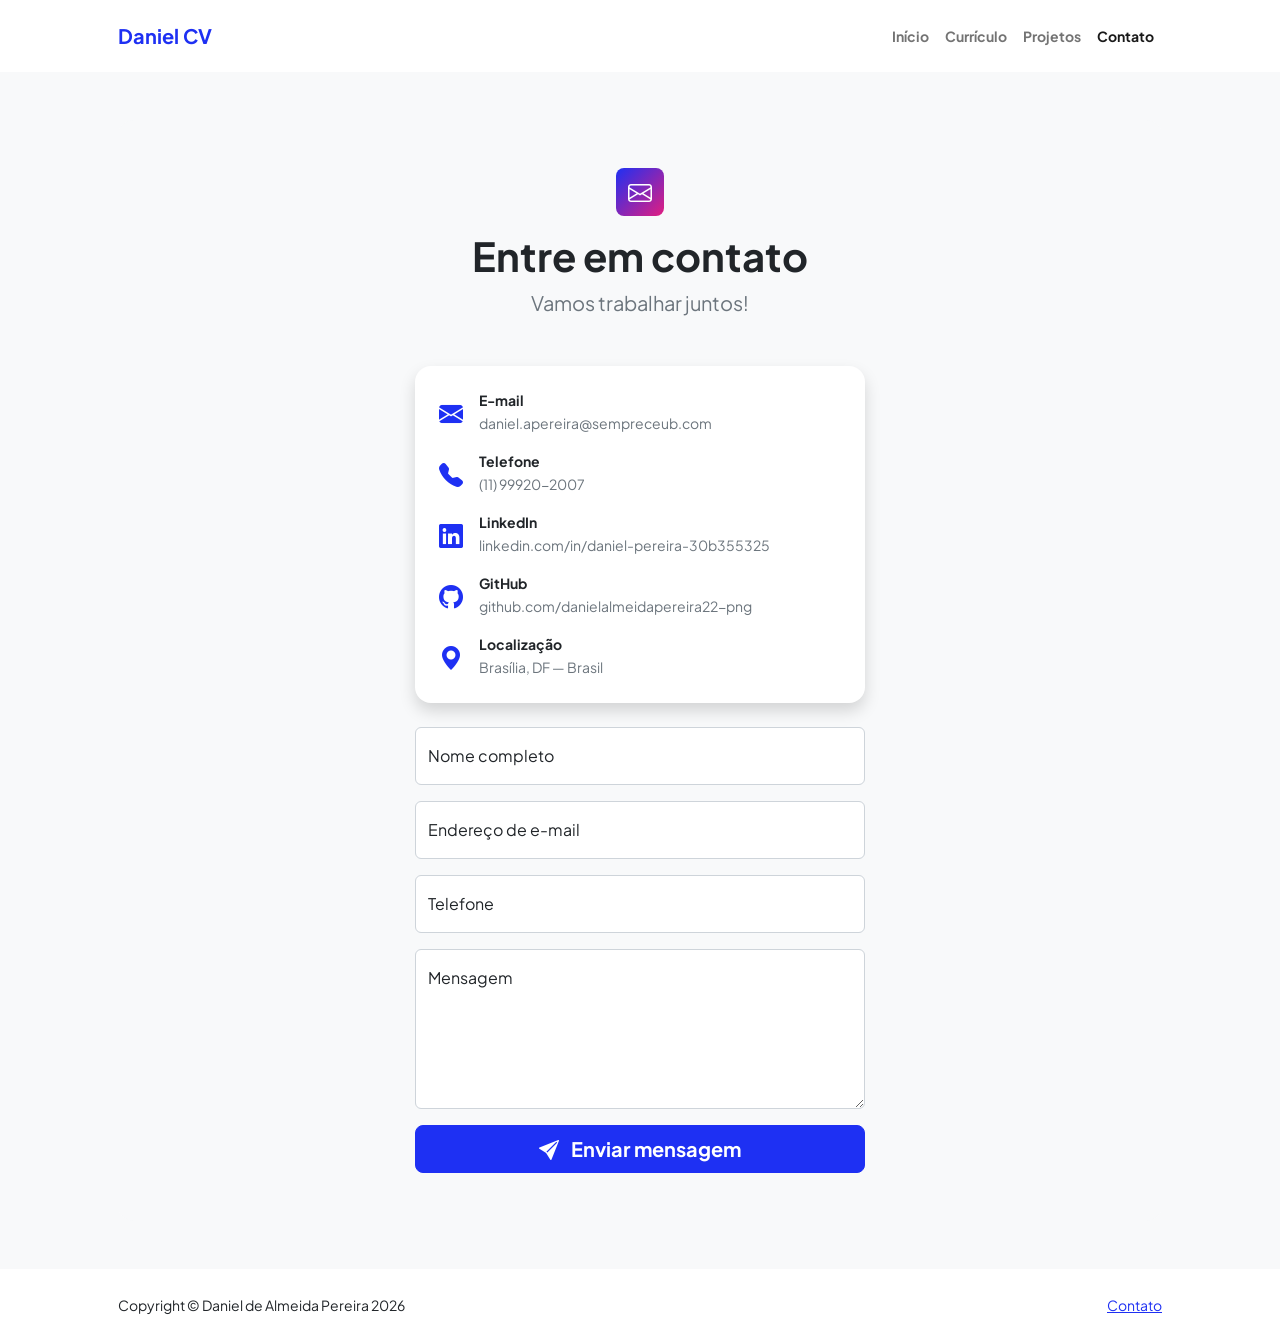
<file: contact.html>
<!DOCTYPE html>
<html lang="pt-BR">

<head>
    <meta charset="utf-8" />
    <meta name="viewport" content="width=device-width, initial-scale=1, shrink-to-fit=no" />

    <meta name="description" content="Contato de Daniel de Almeida Pereira" />
    <meta name="author" content="Daniel de Almeida Pereira" />

    <title>Contato | Daniel de Almeida Pereira</title>

    <link rel="icon" type="image/x-icon" href="assets/favicon.ico" />

    <!-- Google Fonts -->
    <link rel="preconnect" href="https://fonts.googleapis.com" />
    <link rel="preconnect" href="https://fonts.gstatic.com" crossorigin />

    <link href="https://fonts.googleapis.com/css2?family=Plus+Jakarta+Sans:wght@100;200;300;400;500;600;700;800;900&display=swap"
        rel="stylesheet" />

    <!-- Bootstrap Icons -->
    <link href="https://cdn.jsdelivr.net/npm/bootstrap-icons@1.8.1/font/bootstrap-icons.css"
        rel="stylesheet" />

    <!-- CSS -->
    <link href="css/styles.css" rel="stylesheet" />
</head>

<body class="d-flex flex-column h-100 bg-light">

    <main class="flex-shrink-0">

        <!-- Navbar -->
        <nav class="navbar navbar-expand-lg navbar-light bg-white py-3">

            <div class="container px-5">

                <a class="navbar-brand" href="index.html">
                    <span class="fw-bolder text-primary">
                        Daniel CV
                    </span>
                </a>

                <button class="navbar-toggler"
                    type="button"
                    data-bs-toggle="collapse"
                    data-bs-target="#navbarSupportedContent"
                    aria-controls="navbarSupportedContent"
                    aria-expanded="false"
                    aria-label="Toggle navigation">

                    <span class="navbar-toggler-icon"></span>
                </button>

                <div class="collapse navbar-collapse"
                    id="navbarSupportedContent">

                    <ul class="navbar-nav ms-auto mb-2 mb-lg-0 small fw-bolder">

                        <li class="nav-item">
                            <a class="nav-link" href="index.html">
                                Início
                            </a>
                        </li>

                        <li class="nav-item">
                            <a class="nav-link" href="resume.html">
                                Currículo
                            </a>
                        </li>

                        <li class="nav-item">
                            <a class="nav-link" href="projects.html">
                                Projetos
                            </a>
                        </li>

                        <li class="nav-item">
                            <a class="nav-link active" href="contact.html">
                                Contato
                            </a>
                        </li>

                    </ul>
                </div>
            </div>
        </nav>

        <!-- Contato -->
        <section class="py-5">

            <div class="container px-5">

                <div class="bg-light rounded-4 py-5 px-4 px-md-5">

                    <!-- Título -->
                    <div class="text-center mb-5">

                        <div class="feature bg-primary bg-gradient-primary-to-secondary text-white rounded-3 mb-3">
                            <i class="bi bi-envelope"></i>
                        </div>

                        <h1 class="fw-bolder">
                            Entre em contato
                        </h1>

                        <p class="lead fw-normal text-muted mb-0">
                            Vamos trabalhar juntos!
                        </p>

                    </div>

                    <div class="row gx-5 justify-content-center">

                        <div class="col-lg-8 col-xl-6">

                            <!-- Card de contato -->
                            <div class="card shadow border-0 rounded-4 mb-4">

                                <div class="card-body p-4">

                                    <!-- E-mail -->
                                    <div class="d-flex align-items-center mb-3">

                                        <i class="bi bi-envelope-fill text-primary fs-4 me-3"></i>

                                        <div>
                                            <div class="fw-bolder small">
                                                E-mail
                                            </div>

                                            <a href="mailto:daniel.apereira@sempreceub.com"
                                                class="text-muted small text-decoration-none">

                                                daniel.apereira@sempreceub.com
                                            </a>
                                        </div>
                                    </div>

                                    <!-- Telefone -->
                                    <div class="d-flex align-items-center mb-3">

                                        <i class="bi bi-telephone-fill text-primary fs-4 me-3"></i>

                                        <div>
                                            <div class="fw-bolder small">
                                                Telefone
                                            </div>

                                            <a href="tel:+5511999202007"
                                                class="text-muted small text-decoration-none">

                                                (11) 99920-2007
                                            </a>
                                        </div>
                                    </div>

                                    <!-- LinkedIn -->
                                    <div class="d-flex align-items-center mb-3">

                                        <i class="bi bi-linkedin text-primary fs-4 me-3"></i>

                                        <div>
                                            <div class="fw-bolder small">
                                                LinkedIn
                                            </div>

                                            <a href="https://www.linkedin.com/in/daniel-pereira-30b355325/"
                                                target="_blank"
                                                class="text-muted small text-decoration-none">

                                                linkedin.com/in/daniel-pereira-30b355325
                                            </a>
                                        </div>
                                    </div>

                                    <!-- GitHub -->
                                    <div class="d-flex align-items-center mb-3">

                                        <i class="bi bi-github text-primary fs-4 me-3"></i>

                                        <div>
                                            <div class="fw-bolder small">
                                                GitHub
                                            </div>

                                            <a href="https://github.com/danielalmeidapereira22-png/GitHub-page"
                                                target="_blank"
                                                class="text-muted small text-decoration-none">

                                                github.com/danielalmeidapereira22-png
                                            </a>
                                        </div>
                                    </div>

                                    <!-- Localização -->
                                    <div class="d-flex align-items-center">

                                        <i class="bi bi-geo-alt-fill text-primary fs-4 me-3"></i>

                                        <div>
                                            <div class="fw-bolder small">
                                                Localização
                                            </div>

                                            <span class="text-muted small">
                                                Brasília, DF — Brasil
                                            </span>
                                        </div>
                                    </div>

                                </div>
                            </div>

                            <!-- Formulário -->
                            <form id="contactForm">

                                <div class="form-floating mb-3">

                                    <input class="form-control"
                                        id="name"
                                        type="text"
                                        placeholder="Seu nome completo" />

                                    <label for="name">
                                        Nome completo
                                    </label>
                                </div>

                                <div class="form-floating mb-3">

                                    <input class="form-control"
                                        id="email"
                                        type="email"
                                        placeholder="seu@email.com" />

                                    <label for="email">
                                        Endereço de e-mail
                                    </label>
                                </div>

                                <div class="form-floating mb-3">

                                    <input class="form-control"
                                        id="phone"
                                        type="tel"
                                        placeholder="(XX) XXXXX-XXXX" />

                                    <label for="phone">
                                        Telefone
                                    </label>
                                </div>

                                <div class="form-floating mb-3">

                                    <textarea class="form-control"
                                        id="message"
                                        placeholder="Sua mensagem..."
                                        style="height: 10rem"></textarea>

                                    <label for="message">
                                        Mensagem
                                    </label>
                                </div>

                                <!-- Botão -->
                                <div class="d-grid">

                                    <button type="button"
                                        class="btn btn-primary btn-lg fw-bolder"
                                        onclick="window.location.href='mailto:daniel.apereira@sempreceub.com'">

                                        <i class="bi bi-send-fill me-2"></i>
                                        Enviar mensagem

                                    </button>

                                </div>

                            </form>

                        </div>
                    </div>
                </div>
            </div>
        </section>

    </main>

    <!-- Rodapé -->
    <footer class="bg-white py-4 mt-auto">

        <div class="container px-5">

            <div class="row align-items-center justify-content-between flex-column flex-sm-row">

                <div class="col-auto">
                    <div class="small m-0">
                        Copyright &copy; Daniel de Almeida Pereira 2026
                    </div>
                </div>

                <div class="col-auto">
                    <a class="small" href="contact.html">
                        Contato
                    </a>
                </div>

            </div>
        </div>
    </footer>

    <!-- Bootstrap -->
    <script src="https://cdn.jsdelivr.net/npm/bootstrap@5.2.3/dist/js/bootstrap.bundle.min.js"></script>

    <!-- Scripts -->
    <script src="js/scripts.js"></script>

</body>

</html>
</file>
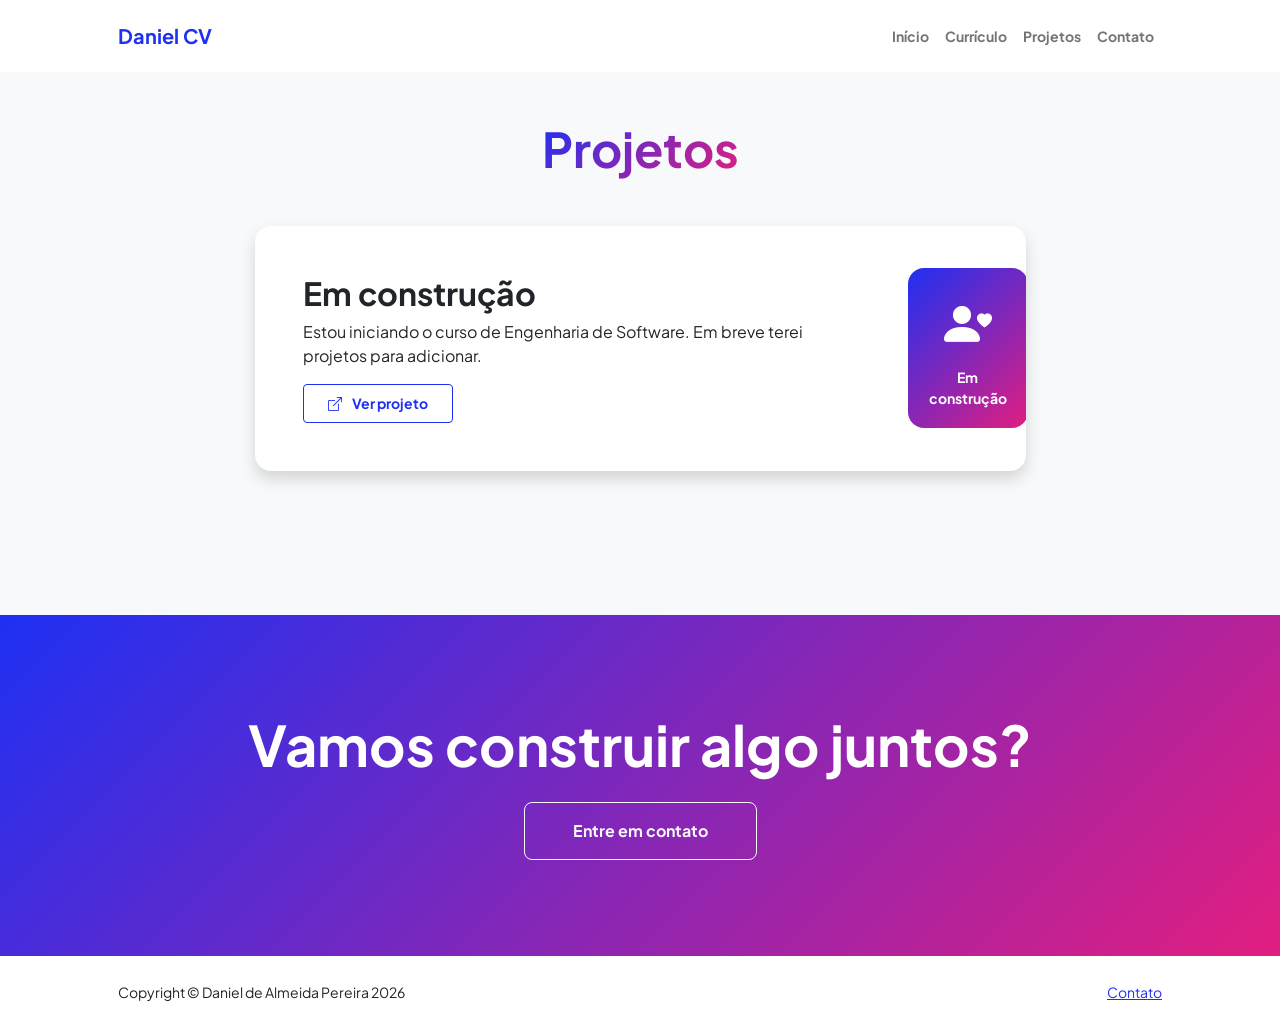
<file: projects.html>
<!DOCTYPE html>
<html lang="pt-BR">
<head>
    <meta charset="utf-8" />
    <meta name="viewport" content="width=device-width, initial-scale=1, shrink-to-fit=no" />
    <meta name="description" content="Projetos de Daniel de Almeida Pereira" />
    <meta name="author" content="Daniel de Almeida Pereira" />

    <title>Projetos | Daniel de Almeida Pereira</title>

    <link rel="icon" type="image/x-icon" href="assets/favicon.ico" />

    <link rel="preconnect" href="https://fonts.googleapis.com" />
    <link rel="preconnect" href="https://fonts.gstatic.com" crossorigin />

    <link href="https://fonts.googleapis.com/css2?family=Plus+Jakarta+Sans:wght@100;200;300;400;500;600;700;800;900&display=swap" rel="stylesheet" />

    <link href="https://cdn.jsdelivr.net/npm/bootstrap-icons@1.8.1/font/bootstrap-icons.css" rel="stylesheet" />

    <link href="css/styles.css" rel="stylesheet" />
</head>

<body class="d-flex flex-column h-100 bg-light">

    <main class="flex-shrink-0">

        <!-- Navbar -->
        <nav class="navbar navbar-expand-lg navbar-light bg-white py-3">
            <div class="container px-5">

                <a class="navbar-brand" href="index.html">
                    <span class="fw-bolder text-primary">Daniel CV</span>
                </a>

                <button class="navbar-toggler" type="button"
                    data-bs-toggle="collapse"
                    data-bs-target="#navbarSupportedContent"
                    aria-controls="navbarSupportedContent"
                    aria-expanded="false"
                    aria-label="Toggle navigation">

                    <span class="navbar-toggler-icon"></span>
                </button>

                <div class="collapse navbar-collapse" id="navbarSupportedContent">
                    <ul class="navbar-nav ms-auto mb-2 mb-lg-0 small fw-bolder">

                        <li class="nav-item">
                            <a class="nav-link" href="index.html">Início</a>
                        </li>

                        <li class="nav-item">
                            <a class="nav-link" href="resume.html">Currículo</a>
                        </li>

                        <li class="nav-item">
                            <a class="nav-link" href="projects.html">Projetos</a>
                        </li>

                        <li class="nav-item">
                            <a class="nav-link" href="contact.html">Contato</a>
                        </li>

                    </ul>
                </div>
            </div>
        </nav>

        <!-- Projetos -->
        <section class="py-5">
            <div class="container px-5 mb-5">

                <div class="text-center mb-5">
                    <h1 class="display-5 fw-bolder mb-0">
                        <span class="text-gradient d-inline">Projetos</span>
                    </h1>
                </div>

                <div class="row gx-5 justify-content-center">
                    <div class="col-lg-11 col-xl-9 col-xxl-8">

                        <!-- Card do Projeto -->
                        <div class="card overflow-hidden shadow rounded-4 border-0 mb-5">

                            <div class="card-body p-0">

                                <div class="d-flex align-items-center">

                                    <div class="p-5">
                                        <h2 class="fw-bolder">Em construção</h2>

                                        <p>
                                            Estou iniciando o curso de Engenharia de Software.
                                            Em breve terei projetos para adicionar.
                                        </p>

                                        <a class="btn btn-outline-primary btn-sm px-4 py-2 fw-bolder"
                                            href="https://laisgama-nutri.netlify.app/"
                                            target="_blank">

                                            <i class="bi bi-box-arrow-up-right me-2"></i>
                                            Ver projeto
                                        </a>
                                    </div>

                                    <div class="p-4 text-center" style="min-width: 140px;">
                                        <div class="bg-gradient-primary-to-secondary rounded-4 p-4 d-flex flex-column align-items-center justify-content-center"
                                            style="height: 160px; width: 120px;">

                                            <i class="bi bi-person-heart text-white" style="font-size: 3rem;"></i>

                                            <div class="text-white small fw-bolder mt-2">
                                                Em construção
                                            </div>

                                        </div>
                                    </div>

                                </div>
                            </div>
                        </div>

                    </div>
                </div>
            </div>
        </section>

        <!-- Chamada para ação -->
        <section class="py-5 bg-gradient-primary-to-secondary text-white">

            <div class="container px-5 my-5">

                <div class="text-center">

                    <h2 class="display-4 fw-bolder mb-4">
                        Vamos construir algo juntos?
                    </h2>

                    <a class="btn btn-outline-light btn-lg px-5 py-3 fs-6 fw-bolder"
                        href="contact.html">

                        Entre em contato
                    </a>

                </div>
            </div>
        </section>

    </main>

    <!-- Rodapé -->
    <footer class="bg-white py-4 mt-auto">

        <div class="container px-5">

            <div class="row align-items-center justify-content-between flex-column flex-sm-row">

                <div class="col-auto">
                    <div class="small m-0">
                        Copyright &copy; Daniel de Almeida Pereira 2026
                    </div>
                </div>

                <div class="col-auto">
                    <a class="small" href="contact.html">Contato</a>
                </div>

            </div>
        </div>
    </footer>

    <script src="https://cdn.jsdelivr.net/npm/bootstrap@5.2.3/dist/js/bootstrap.bundle.min.js"></script>

    <script src="js/scripts.js"></script>

</body>
</html>
</file>
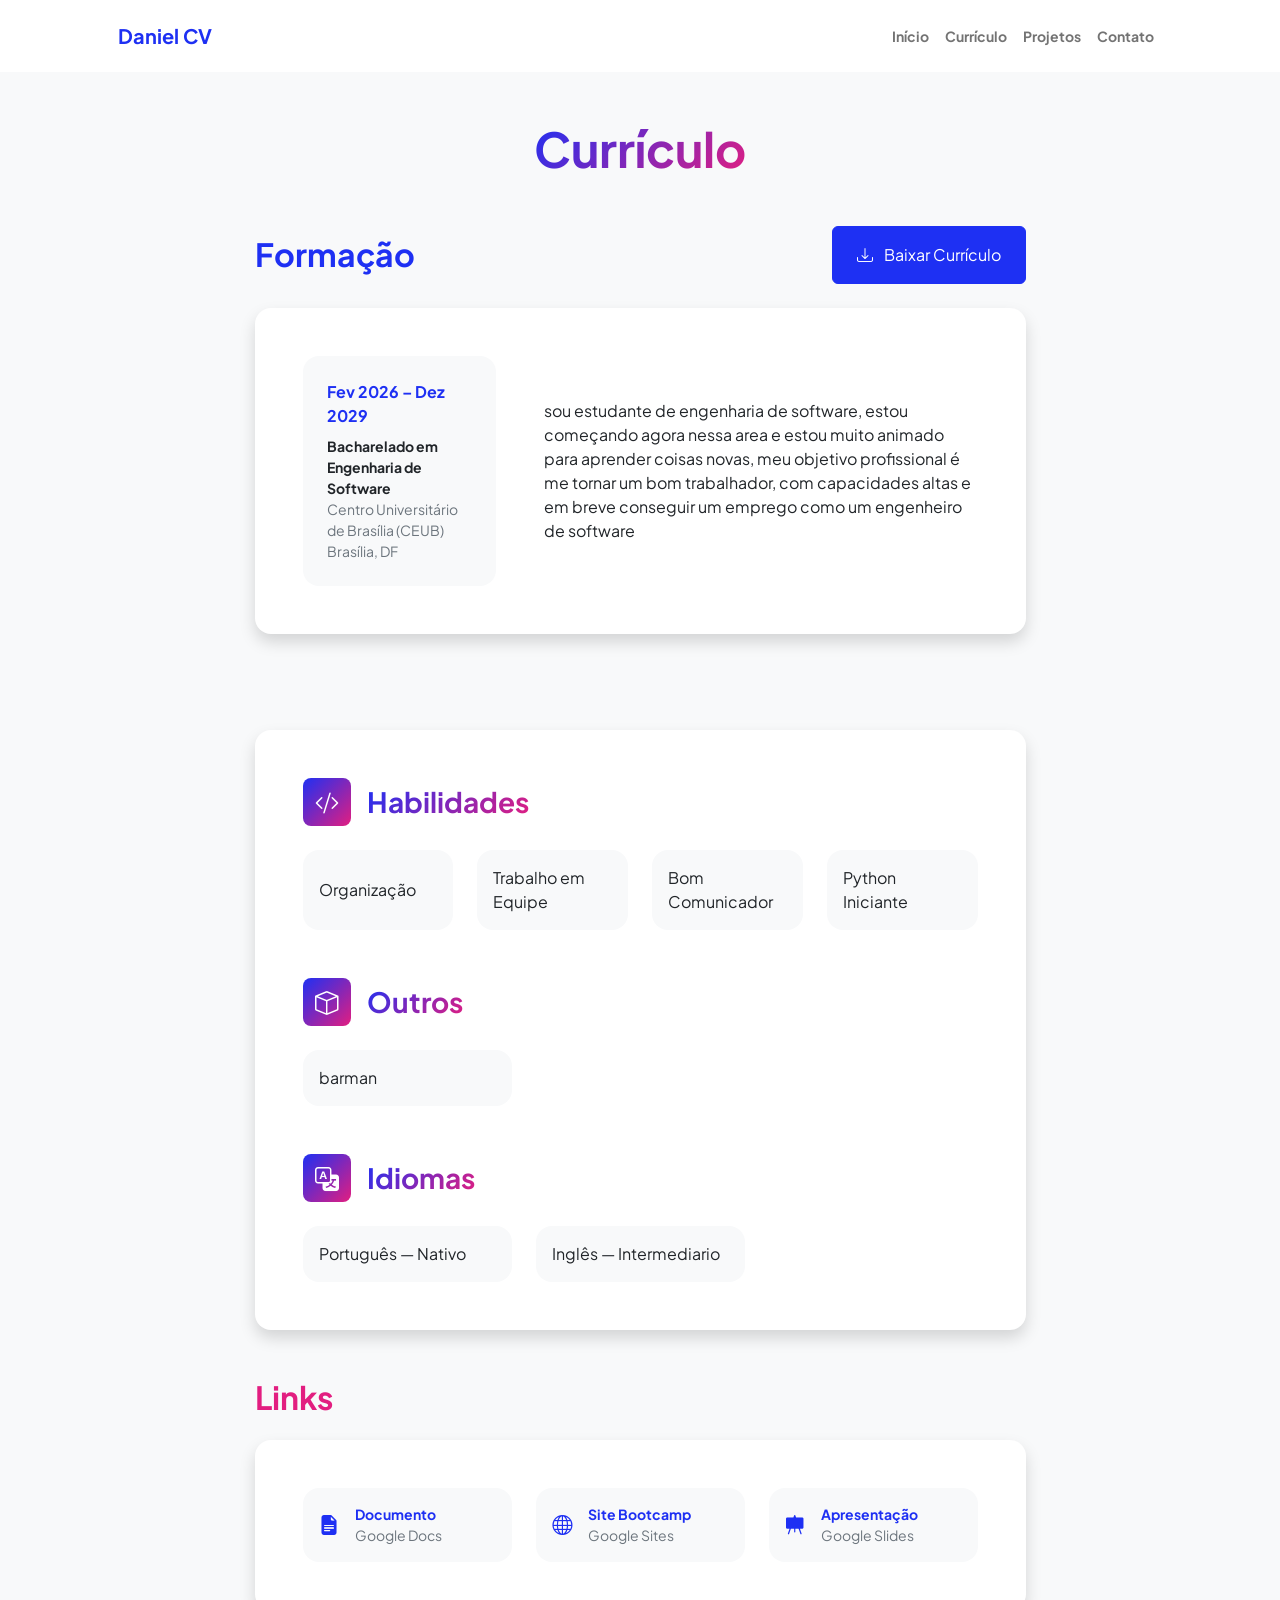
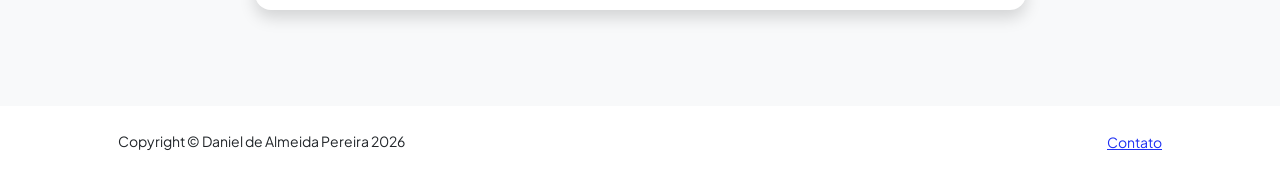
<file: resume.html>
<!DOCTYPE html>
<html lang="pt-BR">
    <head>
        <meta charset="utf-8" />
        <meta name="viewport" content="width=device-width, initial-scale=1, shrink-to-fit=no" />
        <meta name="description" content="Currículo de Daniel de almeida pereira" />
        <meta name="author" content="Daniel de Almeida Pereira" />
        <title>Currículo | Daniel de Almeida Pereira</title>
        <link rel="icon" type="image/x-icon" href="assets/favicon.ico" />
        <link rel="preconnect" href="https://fonts.googleapis.com" />
        <link rel="preconnect" href="https://fonts.gstatic.com" crossorigin />
        <link href="https://fonts.googleapis.com/css2?family=Plus+Jakarta+Sans:wght@100;200;300;400;500;600;700;800;900&display=swap" rel="stylesheet" />
        <link href="https://cdn.jsdelivr.net/npm/bootstrap-icons@1.8.1/font/bootstrap-icons.css" rel="stylesheet" />
        <link href="css/styles.css" rel="stylesheet" />
    </head>
    <body class="d-flex flex-column h-100 bg-light">
        <main class="flex-shrink-0">
            <nav class="navbar navbar-expand-lg navbar-light bg-white py-3">
                <div class="container px-5">
                    <a class="navbar-brand" href="index.html"><span class="fw-bolder text-primary">Daniel CV</span></a>
                    <button class="navbar-toggler" type="button" data-bs-toggle="collapse" data-bs-target="#navbarSupportedContent" aria-controls="navbarSupportedContent" aria-expanded="false" aria-label="Toggle navigation"><span class="navbar-toggler-icon"></span></button>
                    <div class="collapse navbar-collapse" id="navbarSupportedContent">
                        <ul class="navbar-nav ms-auto mb-2 mb-lg-0 small fw-bolder">
                            <li class="nav-item"><a class="nav-link" href="index.html">Início</a></li>
                            <li class="nav-item"><a class="nav-link" href="resume.html">Currículo</a></li>
                            <li class="nav-item"><a class="nav-link" href="projects.html">Projetos</a></li>
                            <li class="nav-item"><a class="nav-link" href="contact.html">Contato</a></li>
                        </ul>
                    </div>
                </div>
            </nav>
            <div class="container px-5 my-5">
                <div class="text-center mb-5">
                    <h1 class="display-5 fw-bolder mb-0"><span class="text-gradient d-inline">Currículo</span></h1>
                </div>
                <div class="row gx-5 justify-content-center">
                    <div class="col-lg-11 col-xl-9 col-xxl-8">

                        <!-- Formação Section -->
                        <section>
                            <div class="d-flex align-items-center justify-content-between mb-4">
                                <h2 class="text-primary fw-bolder mb-0">Formação</h2>
                                <a class="btn btn-primary px-4 py-3" href="https://docs.google.com/document/d/1TH3GWm4CUx8CTT_dzyc3E-YN9p_6LNAnDkbGK2J0ilE/edit?tab=t.0" target="_blank">
                                    <div class="d-inline-block bi bi-download me-2"></div>
                                    Baixar Currículo
                                </a>
                            </div>
                            <div class="card shadow border-0 rounded-4 mb-5">
                                <div class="card-body p-5">
                                    <div class="row align-items-center gx-5">
                                        <div class="col text-center text-lg-start mb-4 mb-lg-0">
                                            <div class="bg-light p-4 rounded-4">
                                                <div class="text-primary fw-bolder mb-2">Fev 2026 – Dez 2029</div>
                                                <div class="small fw-bolder">Bacharelado em Engenharia de Software</div>
                                                <div class="small text-muted">Centro Universitário de Brasília (CEUB)</div>
                                                <div class="small text-muted">Brasília, DF</div>
                                            </div>
                                        </div>
                                        <div class="col-lg-8">
                                            <div>sou estudante de engenharia de software, estou começando agora nessa area e estou muito animado para aprender coisas novas, meu objetivo profissional é me tornar um bom trabalhador, com capacidades altas e em breve conseguir um emprego como um engenheiro de software</div>
                                        </div>
                                    </div>
                                </div>
                            </div>
                        </section>

                       
                        <div class="pb-5"></div>

                        <!-- Habilidades Section -->
                        <section>
                            <div class="card shadow border-0 rounded-4 mb-5">
                                <div class="card-body p-5">
                                    <!-- habilidades -->
                                    <div class="mb-5">
                                        <div class="d-flex align-items-center mb-4">
                                            <div class="feature bg-primary bg-gradient-primary-to-secondary text-white rounded-3 me-3"><i class="bi bi-code-slash"></i></div>
                                            <h3 class="fw-bolder mb-0"><span class="text-gradient d-inline">Habilidades</span></h3>
                                        </div>
                                        <div class="row row-cols-1 row-cols-md-4 mb-4">
                                            <div class="col mb-4 mb-md-0"><div class="d-flex align-items-center bg-light rounded-4 p-3 h-100">Organização</div></div>
                                            <div class="col mb-4 mb-md-0"><div class="d-flex align-items-center bg-light rounded-4 p-3 h-100">Trabalho em Equipe</div></div>
                                            <div class="col mb-4 mb-md-0"><div class="d-flex align-items-center bg-light rounded-4 p-3 h-100">Bom Comunicador</div></div>
                                            <div class="col"><div class="d-flex align-items-center bg-light rounded-4 p-3 h-100">Python Iniciante</div></div>
                                        </div>
                                    </div>
                                    <!-- Outros -->
                                    <div class="mb-5">
                                        <div class="d-flex align-items-center mb-4">
                                            <div class="feature bg-primary bg-gradient-primary-to-secondary text-white rounded-3 me-3"><i class="bi bi-box"></i></div>
                                            <h3 class="fw-bolder mb-0"><span class="text-gradient d-inline">Outros</span></h3>
                                        </div>
                                        <div class="row row-cols-1 row-cols-md-3">
                                            <div class="col mb-4 mb-md-0"><div class="d-flex align-items-center bg-light rounded-4 p-3 h-100">barman</div></div>
                                        </div>
                                    </div>
                                    <!-- Idiomas -->
                                    <div class="mb-0">
                                        <div class="d-flex align-items-center mb-4">
                                            <div class="feature bg-primary bg-gradient-primary-to-secondary text-white rounded-3 me-3"><i class="bi bi-translate"></i></div>
                                            <h3 class="fw-bolder mb-0"><span class="text-gradient d-inline">Idiomas</span></h3>
                                        </div>
                                        <div class="row row-cols-1 row-cols-md-3">
                                            <div class="col mb-4 mb-md-0"><div class="d-flex align-items-center bg-light rounded-4 p-3 h-100">Português — Nativo</div></div>
                                            <div class="col"><div class="d-flex align-items-center bg-light rounded-4 p-3 h-100">Inglês — Intermediario</div></div>
                                        </div>
                                    </div>
                                </div>
                            </div>
                        </section>

                        <!-- Links Section -->
                        <section>
                            <h2 class="text-secondary fw-bolder mb-4">Links</h2>
                            <div class="card shadow border-0 rounded-4 mb-5">
                                <div class="card-body p-5">
                                    <div class="row row-cols-1 row-cols-md-3 g-4">
                                        <div class="col">
                                            <a href="https://docs.google.com/document/d/1TH3GWm4CUx8CTT_dzyc3E-YN9p_6LNAnDkbGK2J0ilE/edit?tab=t.0" target="_blank" class="text-decoration-none">
                                                <div class="d-flex align-items-center bg-light rounded-4 p-3 h-100">
                                                    <i class="bi bi-file-earmark-text-fill text-primary me-3 fs-5"></i>
                                                    <div>
                                                        <div class="fw-bolder small">Documento</div>
                                                        <div class="text-muted small">Google Docs</div>
                                                    </div>
                                                </div>
                                            </a>
                                        </div>
                                        <div class="col">
                                            <a href="https://sites.google.com/view/portfoliodanielpereira/in%C3%ADcio" target="_blank" class="text-decoration-none">
                                                <div class="d-flex align-items-center bg-light rounded-4 p-3 h-100">
                                                    <i class="bi bi-globe text-primary me-3 fs-5"></i>
                                                    <div>
                                                        <div class="fw-bolder small">Site Bootcamp</div>
                                                        <div class="text-muted small">Google Sites</div>
                                                    </div>
                                                </div>
                                            </a>
                                        </div>
                                        <div class="col">
                                            <a href="https://docs.google.com/presentation/d/1ojKDqYq55NBudzDybNYbTcpWKGyUr6EufebC4EVAA2o/edit?slide=id.gc6f80d1ff_0_0#slide=id.gc6f80d1ff_0_0" target="_blank" class="text-decoration-none">
                                                <div class="d-flex align-items-center bg-light rounded-4 p-3 h-100">
                                                    <i class="bi bi-easel-fill text-primary me-3 fs-5"></i>
                                                    <div>
                                                        <div class="fw-bolder small">Apresentação</div>
                                                        <div class="text-muted small">Google Slides</div>
                                                    </div>
                                                </div>
                                            </a>
                                        </div>
                                    </div>
                                </div>
                            </div>
                        </section>

                    </div>
                </div>
            </div>
        </main>
        <footer class="bg-white py-4 mt-auto">
            <div class="container px-5">
                <div class="row align-items-center justify-content-between flex-column flex-sm-row">
                    <div class="col-auto"><div class="small m-0">Copyright &copy; Daniel de Almeida Pereira 2026</div></div>
                    <div class="col-auto"><a class="small" href="contact.html">Contato</a></div>
                </div>
            </div>
        </footer>
        <script src="https://cdn.jsdelivr.net/npm/bootstrap@5.2.3/dist/js/bootstrap.bundle.min.js"></script>
        <script src="js/scripts.js"></script>
    </body>
</html>
</file>
